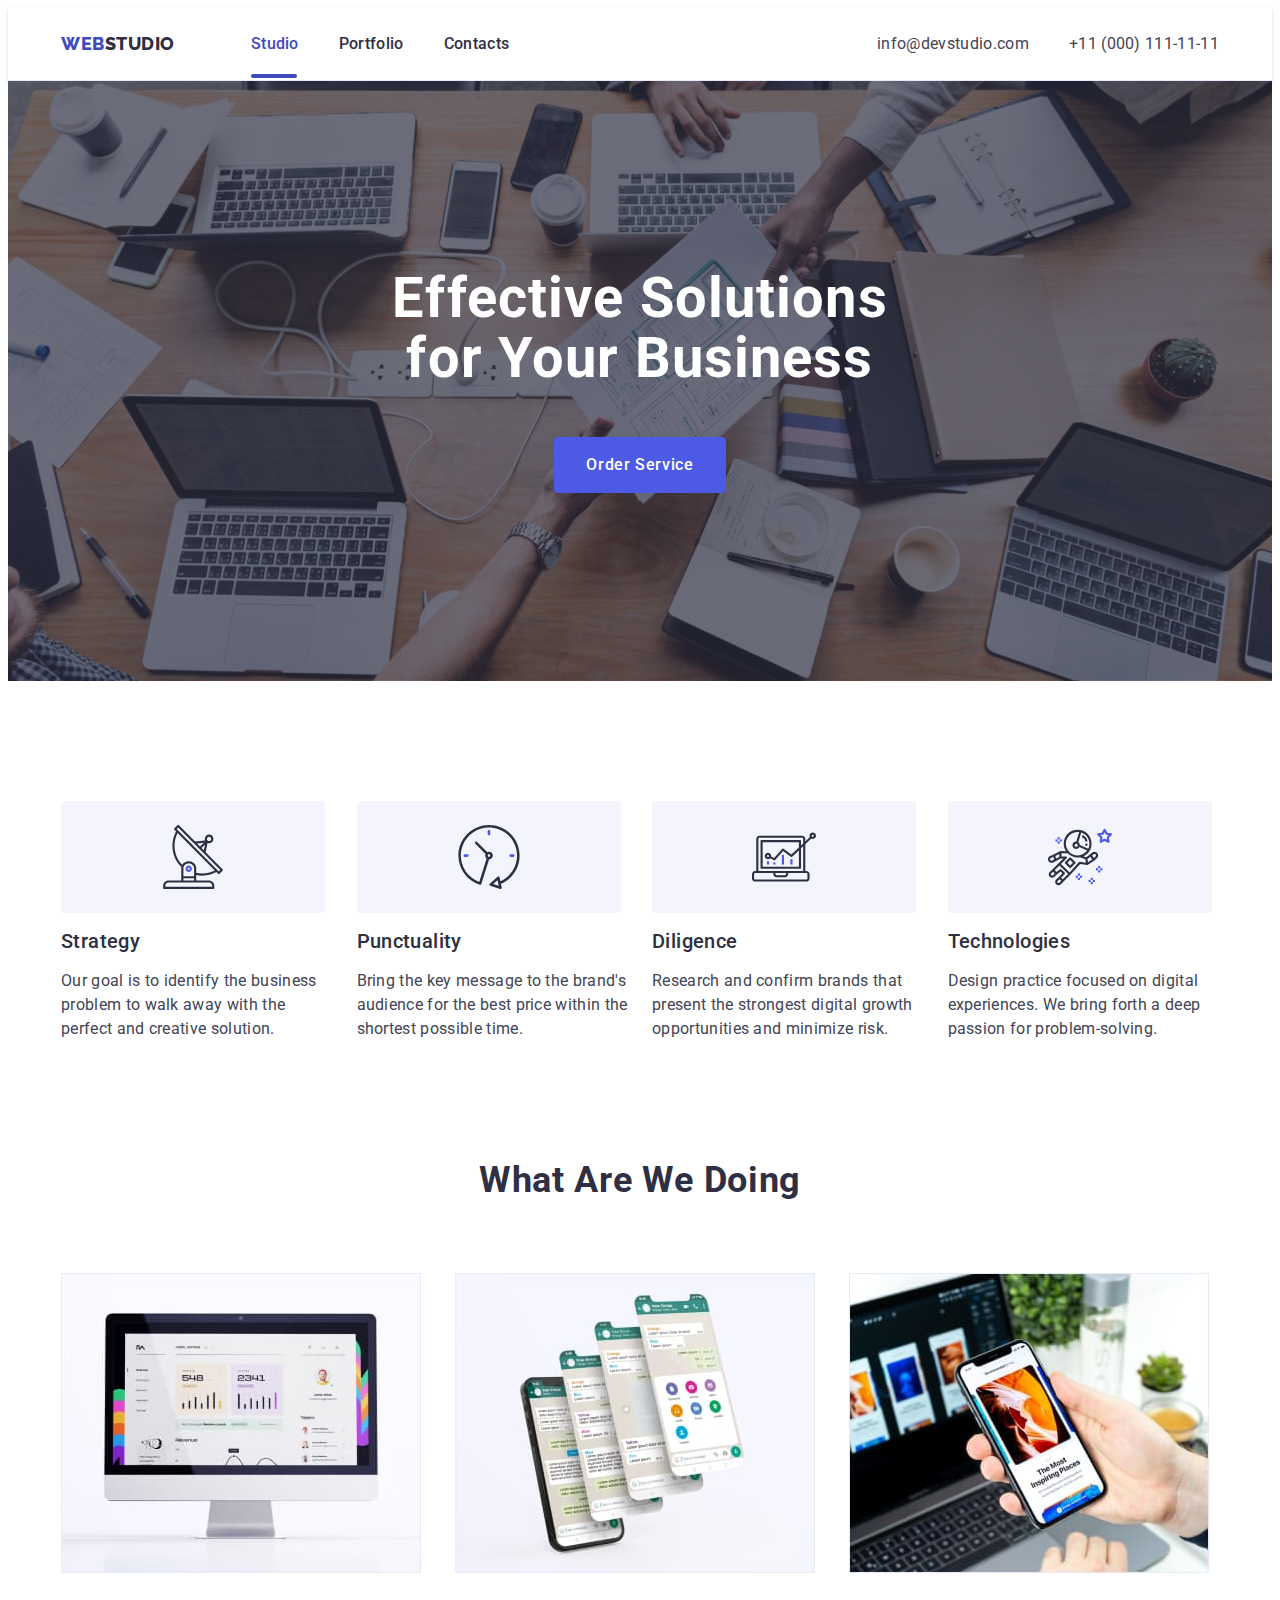
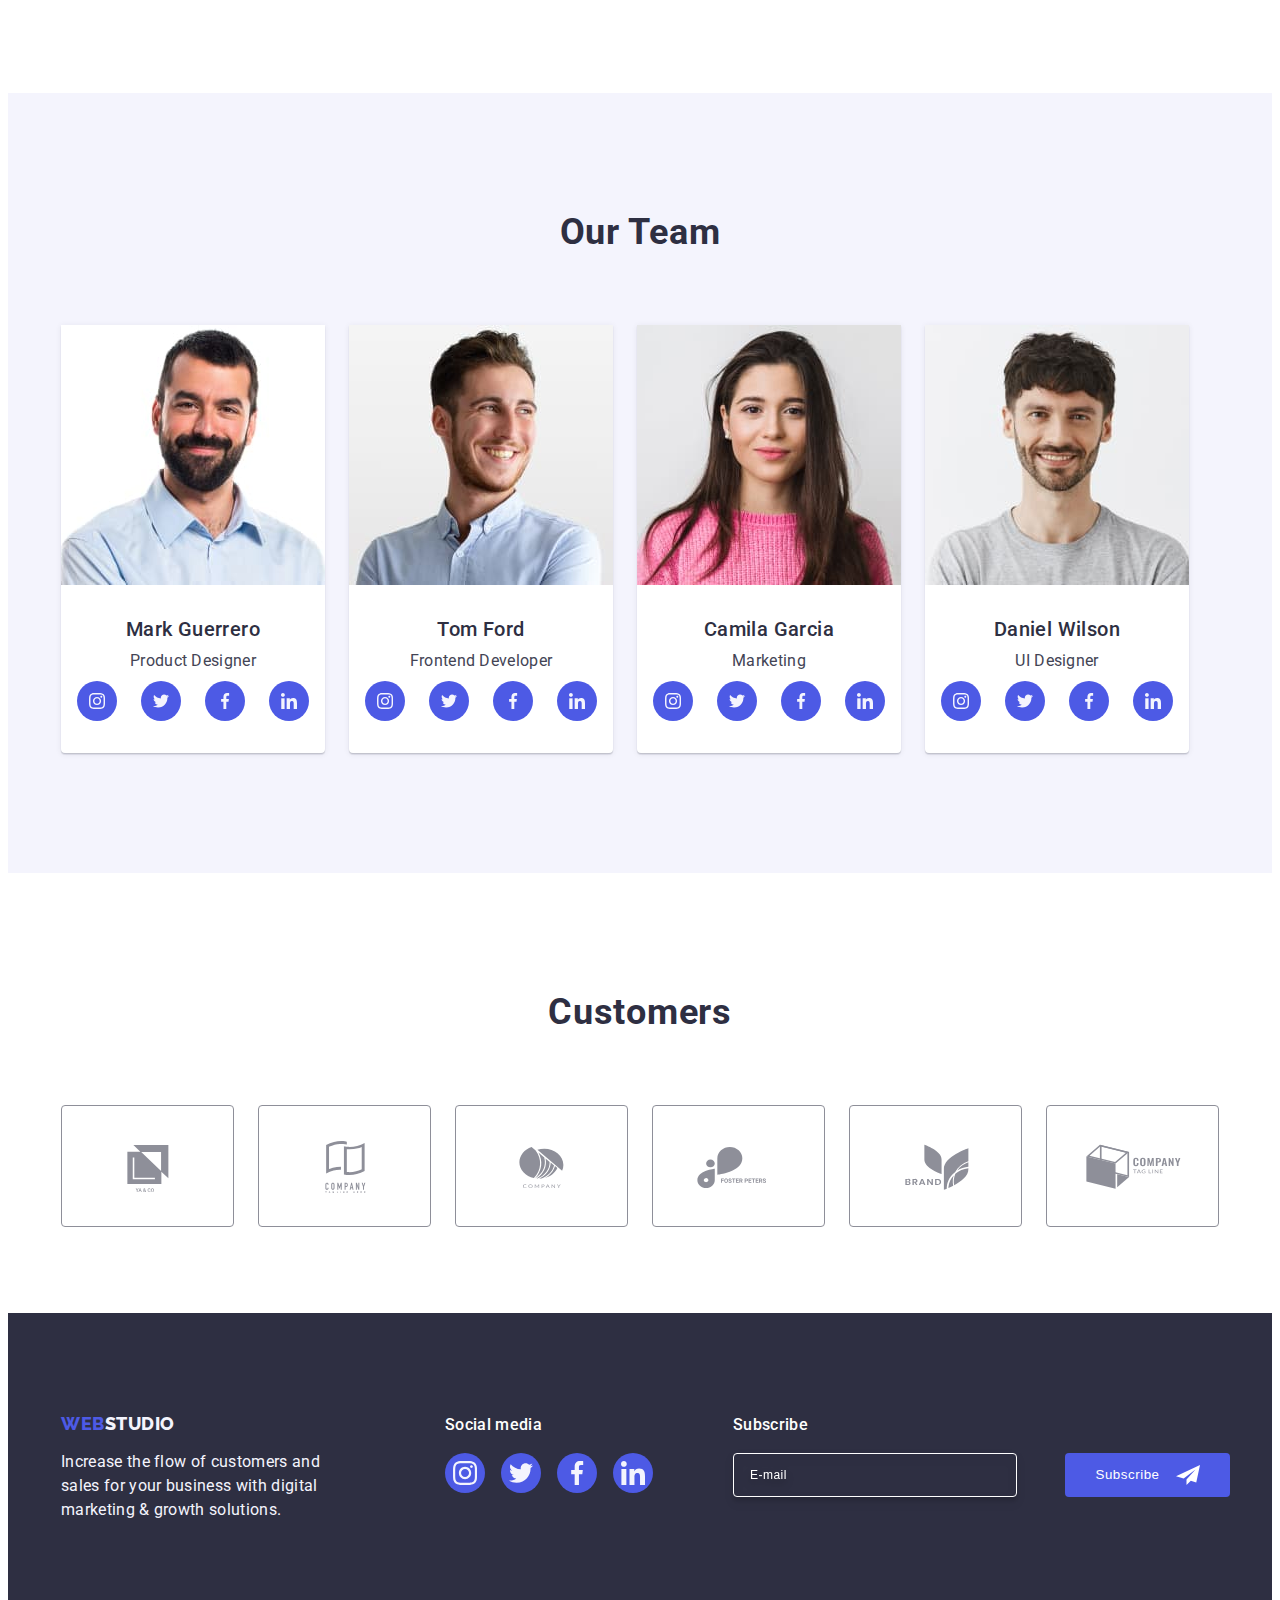
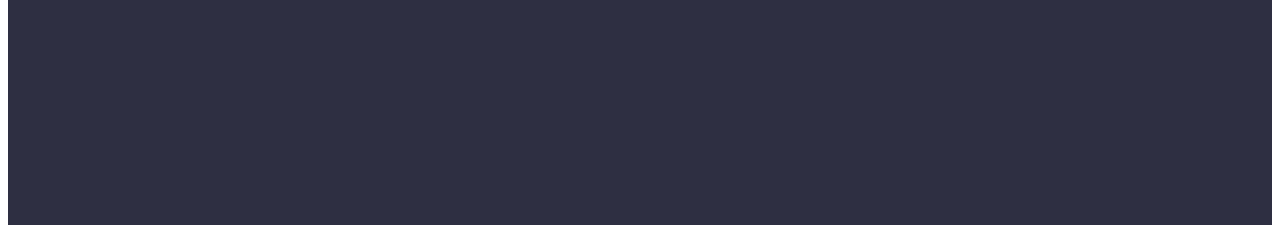
<file: index.html>
<!DOCTYPE html>
<html lang="en">
<head>
   <meta charset="UTF-8">
   <meta name="viewport" content="width=device-width, initial-scale=1.0">
   <link rel="preconnect" href="https://fonts.googleapis.com">
   <link rel="preconnect" href="https://fonts.gstatic.com" crossorigin>
   <link href="https://fonts.googleapis.com/css2?family=Raleway:wght@800&family=Roboto:wght@400;500;700;900&display=swap" rel="stylesheet">
   <link rel="stylesheet" href="https://cdnjs.cloudflare.com/ajax/libs/modern-normalize/2.0.0/modern-normalize.min.css" integrity="sha512-4xo8blKMVCiXpTaLzQSLSw3KFOVPWhm/TRtuPVc4WG6kUgjH6J03IBuG7JZPkcWMxJ5huwaBpOpnwYElP/m6wg==" crossorigin="anonymous" referrerpolicy="no-referrer" />
   <link rel="stylesheet" href="./css/styles.css">
   <title>WebStudio</title>
</head>
<body>
   <header class="header">
         <div class="container">
            <nav class="header__nav">
               <a class="link" href="./index.html">Web<span>Studio</span></a>
               <ul class="list">
                  <li class="list__block link">
                     <a class="rows link current-index" href="./index.html">Studio</a>
                  </li>
                  <li class="list__block link">
                     <a class="rows link" href="./portfolio.html">Portfolio</a>
                  </li>
                  <li class="list__block link">
                     <a class="rows link" href="">Contacts</a>
                  </li>
               </ul>
            </nav>
            <address class="header__contacts">
               <ul class="list">
                  <li class="list padding">
                     <a class="list link" href="mailto:info@devstudio.com">info@devstudio.com</a>
                  </li>
                  <li class="list padding">
                     <a class="list link" href="tel:+110001111111">+11 (000) 111-11-11</a>
                  </li>
               </ul>
            </address>
         </div>
   </header>
   <main>
      <section class="section main">
            <div class="container">
               <h1 class="main__title">Effective Solutions
                  for Your Business</h1>
               <button type="button" class="main__button" data-modal-open>Order Service</button>
            </div>
      </section>

      <section class="section list">
         <div class="container">
            <h2 class="visually-hidden">a</h2>
            <ul class="list">
               <li class="list item">
                  <div class="list-logo">
                     <svg width="64" height="64" class="icon icon-antenna"><use href="./images/icons.svg#icon-antenna"></use></svg>
                  </div>
                  <h3 class="list__title">Strategy</h3>
                  <p class="list__descr">Our goal is to identify the business
                     problem to walk away with the perfect and creative solution. </p>
               </li>
               <li class="list item">
                  <div class="list-logo">
                     <svg width="64" height="64" class="icon icon-clock"><use href="./images/icons.svg#icon-clock"></use></svg>
                  </div>
                  <h3 class="list__title">Punctuality</h3>
                  <p class="list__descr">Bring the key message to the brand's audience for the best price within the shortest possible time.</p>
               </li>
               <li class="list item">
                  <div class="list-logo">
                     <svg width="64" height="64" class="icon icon-diagram"><use href="./images/icons.svg#icon-diagram"></use></svg>
                  </div>
                  <h3 class="list__title">Diligence</h3>
                  <p class="list__descr">Research and confirm brands that present the strongest digital growth opportunities and minimize risk.</p>
               </li>
               <li class="list item">
                  <div class="list-logo">
                     <svg width="64" height="64" class="icon icon-astronaut"><use href="./images/icons.svg#icon-astronaut"></use></svg>
                  </div>
                  <h3 class="list__title">Technologies</h3>
                  <p class="list__descr">Design practice focused on digital experiences. We bring forth a deep passion for problem-solving.</p>
               </li>
            </ul>
         </div>
      </section>

      <section class="section what">
            <div class="container">
                  <h2 class="what__title">What are we doing</h2>
                  <ul class="list">
                  <li class="list what">
                     <img width="360" src="./images/what/img_1.jpg" alt="PC" class="what__picture">
                  </li>
                  <li class="list what">
                     <img width="360" src="./images/what/img_2.jpg" alt="Mobile" class="what__picture">
                  </li>
                  <li class="list what">
                     <img width="360" src="./images/what/img_3.jpg" alt="Mobile in hand" class="what__picture">
                  </li>
               </ul>
            </div>
      </section>

      <section class="section team">
            <div class="container">
               <h2 class="team__title">Our Team</h2>
               <ul class="list">
                  <li class="team__item">
                     <img width="264" src="./images/team/mark.jpg" alt="Mark">
                     <div class="team__subitem">
                        <h3 class="list__title">Mark Guerrero</h3>
                        <p class="list__descr team-descr">Product Designer</p>
                        <ul class="team-icons">
                           <li class="team-icons svg">
                              <a href="" class="team-icons svg-link team">
                                 <svg width="16" height="16" class="icon icon"><use href="./images/icons.svg#icon-instagram"></use></svg>
                              </a>
                              
                           </li>
                           <li class="team-icons svg">
                              <a href="" class="team-icons svg-link team">
                                 <svg width="16" height="16" class="icon icon"><use href="./images/icons.svg#icon-twitter"></use></svg>
                              </a>
                           </li>
                           <li class="team-icons svg">
                              <a href="" class="team-icons svg-link team">
                                 <svg width="16" height="16" class="icon icon"><use href="./images/icons.svg#icon-facebook"></use></svg>
                              </a>
                              
                           </li>
                           <li class="team-icons svg">
                              <a href="" class="team-icons svg-link team">
                                 <svg width="16" height="16" class="icon icon"><use href="./images/icons.svg#icon-linkedin"></use></svg>
                              </a>
                              
                           </li>
                        </ul>
                     </div> 
                  </li>
                  <li class="team__item">
                     <img width="264" src="./images/team/tom.jpg" alt="Tom">
                     <div class="team__subitem">
                        <h3 class="list__title">Tom Ford</h3>
                        <p class="list__descr team-descr">Frontend Developer</p>
                        <ul class="team-icons">
                           <li class="team-icons svg">
                              <a href="" class="team-icons svg-link team">
                                 <svg width="16" height="16" class="icon icon"><use href="./images/icons.svg#icon-instagram"></use></svg>
                              </a>
                              
                           </li>
                           <li class="team-icons svg">
                              <a href="" class="team-icons svg-link team">
                                 <svg width="16" height="16" class="icon icon"><use href="./images/icons.svg#icon-twitter"></use></svg>
                              </a>
                              
                           </li>
                           <li class="team-icons svg">
                              <a href="" class="team-icons svg-link team">
                                 <svg width="16" height="16" class="icon icon"><use href="./images/icons.svg#icon-facebook"></use></svg>
                              </a>
                              
                           </li>
                           <li class="team-icons svg">
                              <a href="" class="team-icons svg-link team">
                                 <svg width="16" height="16" class="icon icon"><use href="./images/icons.svg#icon-linkedin"></use></svg>
                              </a>
                              
                           </li>
                        </ul> 
                     </div>
                  </li>
                  <li class="team__item">
                     <img width="264" src="./images/team/camila.jpg" alt="Camila">
                     <div class="team__subitem">
                        <h3 class="list__title">Camila Garcia</h3>
                        <p class="list__descr team-descr">Marketing</p>
                        <ul class="team-icons">
                           <li class="team-icons svg">
                              <a href="" class="team-icons svg-link team">
                                 <svg width="16" height="16" class="icon icon"><use href="./images/icons.svg#icon-instagram"></use></svg>
                              </a>
                              
                           </li>
                           <li class="team-icons svg">
                              <a href="" class="team-icons svg-link team">
                                 <svg width="16" height="16" class="icon icon"><use href="./images/icons.svg#icon-twitter"></use></svg>
                              </a>
                              
                           </li>
                           <li class="team-icons svg">
                              <a href="" class="team-icons svg-link team">
                                 <svg width="16" height="16" class="icon icon"><use href="./images/icons.svg#icon-facebook"></use></svg>
                              </a>
                              
                           </li>
                           <li class="team-icons svg">
                              <a href="" class="team-icons svg-link team">
                                 <svg width="16" height="16" class="icon icon"><use href="./images/icons.svg#icon-linkedin"></use></svg>
                              </a>
                              
                           </li>
                        </ul> 
                     </div>
                  </li>
                  <li class="team__item">
                     <img width="264" src="./images/team/daniel.jpg" alt="Daniel">
                     <div class="team__subitem">
                        <h3 class="list__title">Daniel Wilson</h3>
                        <p class="list__descr team-descr">UI Designer</p>
                        <ul class="team-icons">
                           <li class="team-icons svg">
                              <a href="" class="team-icons svg-link team">
                                 <svg width="16" height="16" class="icon icon"><use href="./images/icons.svg#icon-instagram"></use></svg>
                              </a>
                              
                           </li>
                           <li class="team-icons svg">
                              <a href="" class="team-icons svg-link team">
                                 <svg width="16" height="16" class="icon icon"><use href="./images/icons.svg#icon-twitter"></use></svg>
                              </a>
                              
                           </li>
                           <li class="team-icons svg">
                              <a href="" class="team-icons svg-link team">
                                 <svg width="16" height="16" class="icon icon"><use href="./images/icons.svg#icon-facebook"></use></svg>
                              </a>
                              
                           </li>
                           <li class="team-icons svg">
                              <a href="" class="team-icons svg-link team">
                                 <svg width="16" height="16" class="icon icon"><use href="./images/icons.svg#icon-linkedin"></use></svg>
                              </a>
                              
                           </li>
                        </ul>
                     </div> 
                  </li>
               </ul>
            </div>
      </section>

      <section class="section customers">
         <div class="container">
            <h2 class="customers-title">Customers</h2>
            <ul class="customers-list">
               <li class="customers-item">
                  <a href="" class="customers-item site">
                     <svg width="104" height="56" class="customers-icon">
                        <use href="./images/icons.svg#icon-customers-0"></use>
                     </svg>
                  </a>
               </li>
               <li class="customers-item">
                  <a href="" class="customers-item site">
                     <svg width="104" height="56" class="customers-icon">
                        <use href="./images/icons.svg#icon-customers-1"></use>
                     </svg>
                  </a>
               </li>
               <li class="customers-item">
                  <a href="" class="customers-item site">
                     <svg width="104" height="56" class="customers-icon">
                        <use href="./images/icons.svg#icon-customers-2"></use></svg>
                  </a>
               </li>
               <li class="customers-item">
                  <a href="" class="customers-item site">
                     <svg width="104" height="56" class="customers-icon">
                        <use href="./images/icons.svg#icon-customers-3"></use></svg>
                  </a>
               </li>
               <li class="customers-item">
                  <a href="" class="customers-item site">
                     <svg width="104" height="56" class="customers-icon">
                        <use href="./images/icons.svg#icon-customers-4"></use></svg>
                  </a>
               </li>
               <li class="customers-item">
                  <a href="" class="customers-item site">
                     <svg width="104" height="56" class="customers-icon">
                        <use href="./images/icons.svg#icon-customers-5"></use></svg>
                  </a>
               </li>
            </ul>
         </div>
      </section>
   </main>

   <footer class="footer">
         <div class="container footer-box">
                  <div class="footer-title">
                     <a class="footer__link link" href="./index.html">Web<span class="link__span">Studio</span></a>
                     <p class="footer__descr">Increase the flow of customers and sales for your business with digital marketing & growth solutions.</p>
                  </div>
                  <div class="social-links-box">
                        <p class="links-title">Social media</p>
                     <ul class="list-box">
                        <li class="team-icons svg">
                           <a href="" class="team-icons svg-link">
                              <svg width="24" height="24" class="icon icon-footer"><use href="./images/icons.svg#icon-instagram"></use></svg>
                           </a>
                        </li>
                        <li class="team-icons svg">
                           <a href="" class="team-icons svg-link">
                              <svg width="24" height="24" class="icon icon-footer"><use href="./images/icons.svg#icon-twitter"></use></svg>
                           </a>
                        </li>
                        <li class="team-icons svg">
                           <a href="" class="team-icons svg-link">
                              <svg width="24" height="24" class="icon icon-footer"><use href="./images/icons.svg#icon-facebook"></use></svg>
                           </a>
                        </li>
                        <li class="team-icons svg">
                           <a href="" class="team-icons svg-link">
                              <svg width="24" height="24" class="icon icon-footer"><use href="./images/icons.svg#icon-linkedin"></use></svg>
                           </a>
                        </li>
                        </ul>
                  </div>
                  <div class="footer-subscribe">
                     <p class="form-title">Subscribe</p>
                     <form name="subscribe" class="form-subscribe">
                        <label class="label-footer">
                           <input type="email" name="email" class="input-subscribe" placeholder="E-mail">
                        </label>
                        <button class="subscribe-btn" type="submit">
                           Subscribe
                           <svg width="24" height="24" class="icon-telegram"><use href="./images/icons.svg#icon-telegram"></use></svg>
                        </button>
                     </form>
                  </div>
         </div>
   </footer>
   <div class="modal is-hidden" data-modal>
      <div class="modal-open">
         <button type="button" class="close-modal" data-modal-close>
            <svg width="8" height="8" class="icon-close-modal">
                  <use href="./images/icons.svg#icon-icon-close"></use>
            </svg>
         </button>
         <p class="modal-title">Leave your contacts and we will call you back</p>
         <form class="modal-form">
            <div class="modal-form-box">
               <label for="user-name" class="modal-label text-modal">Name</label>
               <div class="input-box">
                  <input type="text" id="user-name" class="modal-input" name="user-name">
                  <svg width="18" height="24" class="icon icon-modal"><use href="./images/icons.svg#icon-modal-name"></use></svg>
               </div>
            </div>
            <div class="modal-form-box">
               <label for="user-phone" class="modal-label text-modal">Phone</label>
                  <div class="input-box">
                  <input type="tel" id="user-phone" class="modal-input" name="user-name">
               <svg width="18" height="24" class="icon icon-modal"><use href="./images/icons.svg#icon-modal-phone"></use></svg>
               </div>
            </div>
            <div class="modal-form-box">
               <label for="user-email" class="modal-label text-modal">Email</label>
               <div class="input-box">
                  <input type="email" id="user-email" class="modal-input" name="user-email">
                  <svg width="18" height="24" class="icon icon-modal"><use href="./images/icons.svg#icon-modal-email"></use></svg>
               </div>
            </div>
            <div class="modal-form-textarea">
               <label for="user-comment" class="modal-label text-modal">Comment</label>
                  <textarea placeholder="Text input" rows="3" id="user-comment" class="modal-textarea text-modal-area" name="user-comment"></textarea>
            </div>
            <div class="box-privacy-policy">
               <input type="checkbox" class="checkbox visually-hidden" id="user-privacy" value="true" name="user-privacy">
               <label for="user-privacy" class="text-modal">
                  <span class="span-checkbox-icon">
                     <svg width="10" height="8" class="icon icon-icon-checkmark"><use href="./images/icons.svg#icon-icon-checkmark"></use></svg>
                  </span>
                  I accept the terms and conditions of the 
                  <a href="" class="link-privacy-policy">Privacy Policy</a>
               </label>
            </div>
            <button class="main__button btn-text" type="submit">Send</button>
         </form>
      </div>
   </div>
   <script src="./js/modal.js"></script>
</body>
</html>
</file>
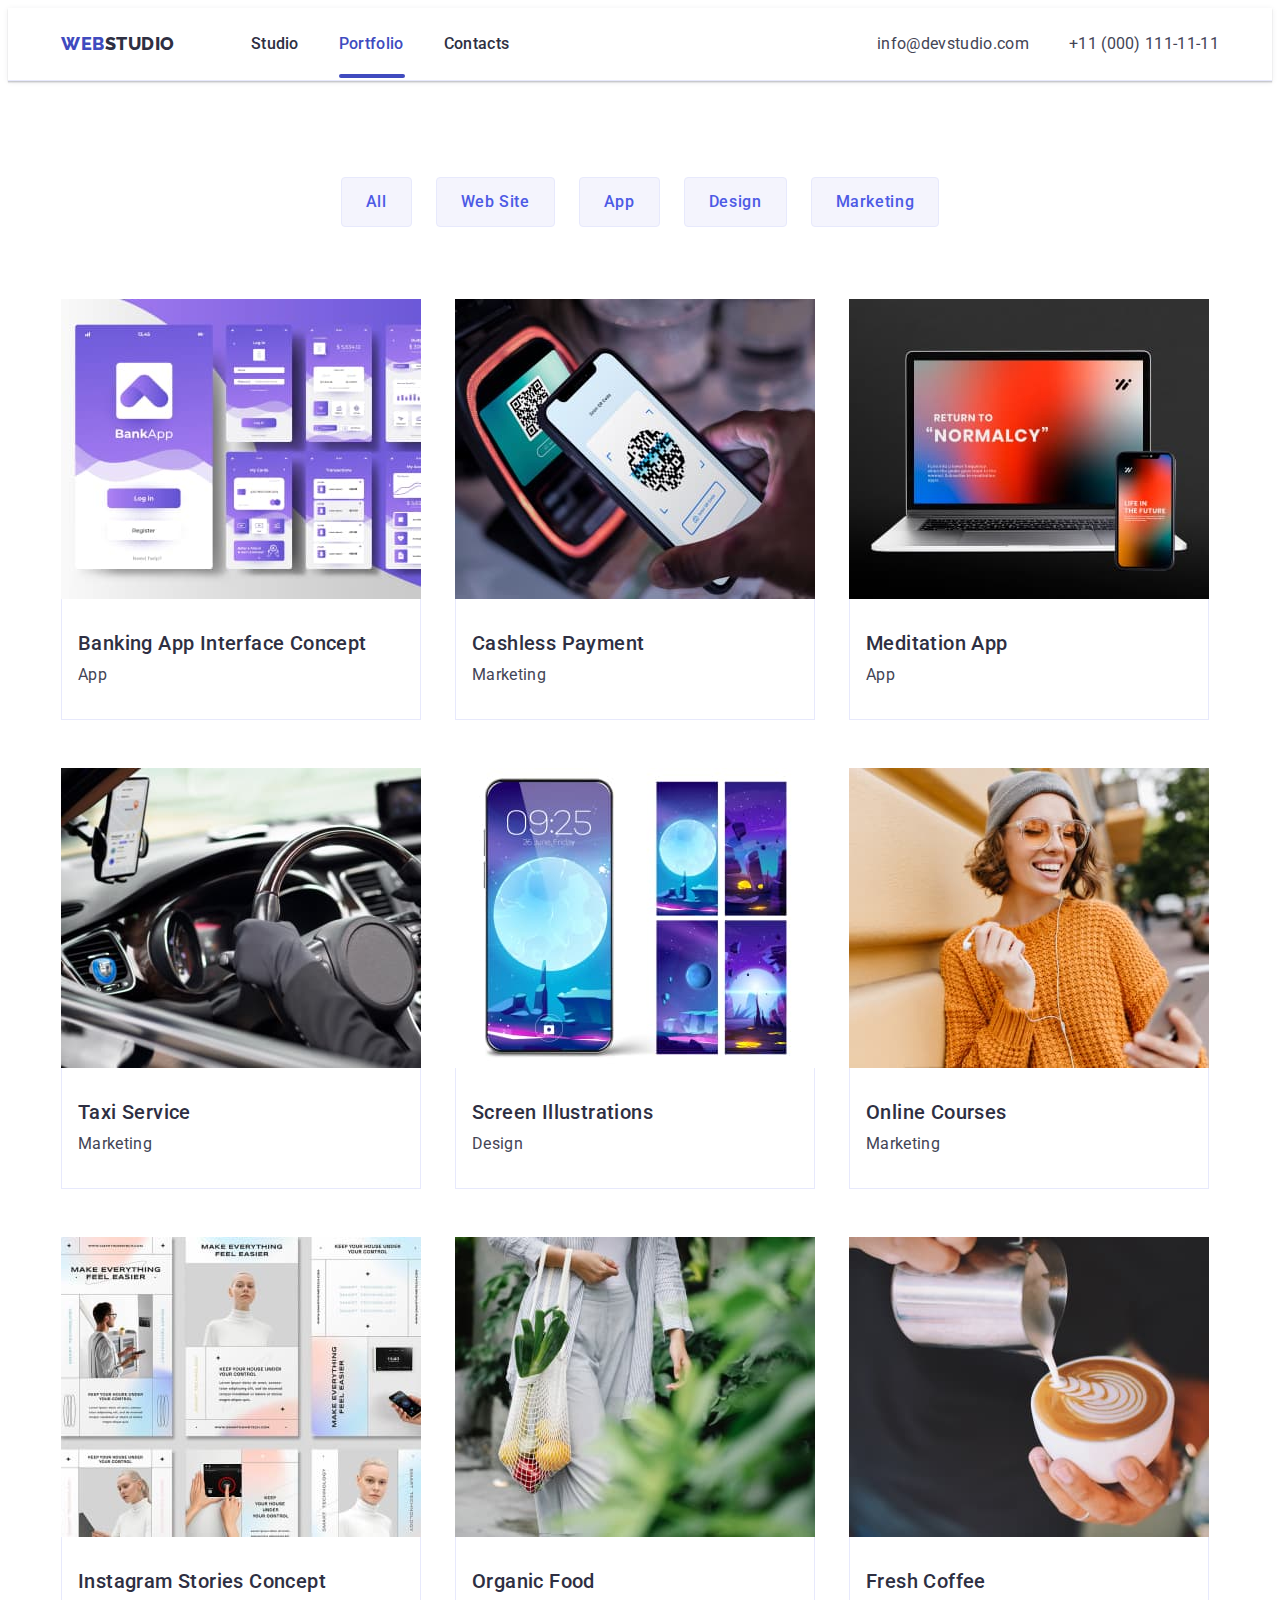
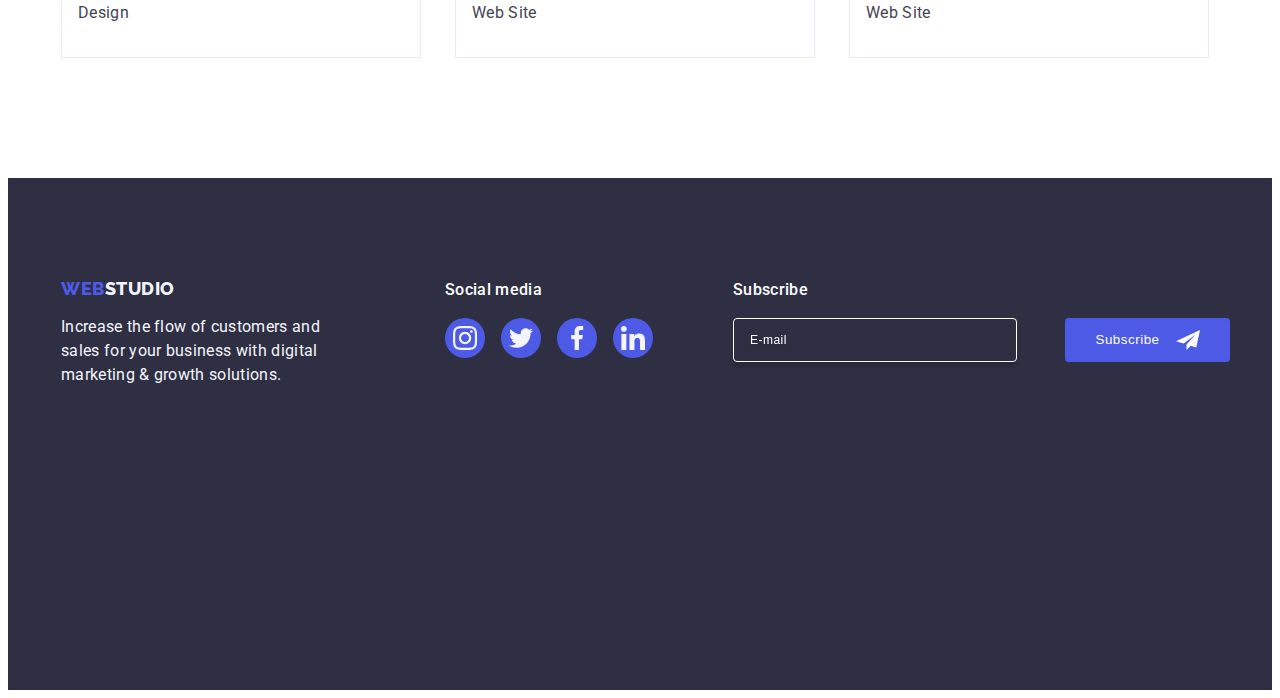
<file: portfolio.html>
<!DOCTYPE html>
<html lang="en">
<head>
   <meta charset="UTF-8">
   <meta name="viewport" content="width=device-width, initial-scale=1.0">
   <link rel="preconnect" href="https://fonts.googleapis.com">
   <link rel="preconnect" href="https://fonts.gstatic.com" crossorigin>
   <link href="https://fonts.googleapis.com/css2?family=Raleway:wght@800&family=Roboto:wght@400;500;700;900&display=swap" rel="stylesheet">
   <link rel="stylesheet" href="https://cdnjs.cloudflare.com/ajax/libs/modern-normalize/2.0.0/modern-normalize.min.css" integrity="sha512-4xo8blKMVCiXpTaLzQSLSw3KFOVPWhm/TRtuPVc4WG6kUgjH6J03IBuG7JZPkcWMxJ5huwaBpOpnwYElP/m6wg==" crossorigin="anonymous" referrerpolicy="no-referrer" />
   <link rel="stylesheet" href="./css/styles.css">
   <title>Portfolio</title>
</head>
<body>
   <header class="header">
      <div class="container">
         <nav class="header__nav">
            <a href="./portfolio.html" class="link">Web<span class="header__span">Studio</span></a>
            <ul class="list">
               <li class="list__block link">
                  <a href="./index.html" class="rows link">Studio</a>
               </li>
               <li class="list__block link">
                  <a href="./portfolio.html" class="rows link current-portfolio">Portfolio</a>
               </li>
               <li class="list__block link">
                  <a href="" class="rows link">Contacts</a>
               </li>
            </ul>
         </nav>
         <address class="header__contacts">
            <ul class="list">
               <li>
                  <a class="list link" href="mailto:info@devstudio.com">info@devstudio.com</a>
               </li>
               <li>
                  <a class="list link" href="tel:+110001111111">+11 (000) 111-11-11</a>
               </li>
            </ul>
         </address>
      </div>
   </header>
   <main>
      <section class="section categories">
         <div class="container">
            <h1 class="visually-hidden">abc</h1>
            <ul class="list first">
               <li>
                  <button class="categories__btn" type="button">All</button>
               </li>
               <li>
                  <button class="categories__btn" type="button">Web Site</button>
               </li>
               <li>
                  <button class="categories__btn" type="button">App</button>
               </li>
               <li>
                  <button class="categories__btn" type="button">Design</button>
               </li>
               <li>
                  <button class="categories__btn" type="button">Marketing</button>
               </li>
            </ul>
            <ul class="list second">
               <li class="list width">
                  <a class="link second-link" href="">
                     <div class="box-overlay">
                        <img width="360" height="300" src="./images/portfolio/img1.jpg" alt="Banking App Interface Concept">
                        <p class="paragraph overlay">14 Stylish and User-Friendly App Design Concepts · Task Manager App · Calorie Tracker App · Exotic Fruit Ecommerce App · Cloud Storage App</p>
                     </div>
                     <div class="link__border">
                        <h2 class="link__title">Banking App Interface Concept</h2>
                        <p class="link__descr">App</p>
                     </div>
                  </a>
               </li>
               <li class="list width">
                  <a href="" class="link second-link">
                     <div class="box-overlay">
                        <img width="360" height="300" src="./images/portfolio/img2.jpg" alt="Cashless Payment">
                        <p class="paragraph overlay">14 Stylish and User-Friendly App Design Concepts · Task Manager App · Calorie Tracker App · Exotic Fruit Ecommerce App · Cloud Storage App</p>
                     </div>
                     <div class="link__border">
                        <h2 class="link__title">Cashless Payment</h2>
                     <p class="link__descr">Marketing</p>
                     </div>
                  </a>
               </li>
               <li class="list width">
                  <a href="" class="link second-link">
                     <div class="box-overlay">
                        <img width="360" height="300" src="./images/portfolio/img3.jpg" alt="Meditation App">
                        <p class="paragraph overlay">14 Stylish and User-Friendly App Design Concepts · Task Manager App · Calorie Tracker App · Exotic Fruit Ecommerce App · Cloud Storage App</p>
                     </div>
                     <div class="link__border">
                        <h2 class="link__title">Meditation App</h2>
                     <p class="link__descr">App</p>
                     </div>
                  </a>
               </li>
               <li class="list width">
                  <a href="" class="link second-link">
                     <div class="box-overlay">
                        <img width="360" height="300" src="./images/portfolio/img4.jpg" alt="Taxi Service">
                        <p class="paragraph overlay">14 Stylish and User-Friendly App Design Concepts · Task Manager App · Calorie Tracker App · Exotic Fruit Ecommerce App · Cloud Storage App</p>
                     </div>
                     <div class="link__border">
                        <h2 class="link__title">Taxi Service</h2>
                     <p class="link__descr">Marketing</p>
                     </div>
                  </a>
               </li>
               <li class="list width">
                  <a href="" class="link second-link">
                     <div class="box-overlay">
                        <img width="360" height="300" src="./images/portfolio/img5.jpg" alt="Screen Illustrations">
                        <p class="paragraph overlay">14 Stylish and User-Friendly App Design Concepts · Task Manager App · Calorie Tracker App · Exotic Fruit Ecommerce App · Cloud Storage App</p>
                     </div>
                     <div class="link__border">
                        <h2 class="link__title">Screen Illustrations</h2>
                     <p class="link__descr">Design</p>
                     </div>
                  </a>
               </li>
               <li class="list width">
                  <a href="" class="link second-link">
                     <div class="box-overlay">
                        <img width="360" height="300" src="./images/portfolio/img6.jpg" alt="Online Courses">
                        <p class="paragraph overlay">14 Stylish and User-Friendly App Design Concepts · Task Manager App · Calorie Tracker App · Exotic Fruit Ecommerce App · Cloud Storage App</p>
                     </div>
                     <div class="link__border">
                        <h2 class="link__title">Online Courses</h2>
                     <p class="link__descr">Marketing</p>
                     </div>
                  </a>
               </li>
               <li class="list width">
                  <a class="link second-link" href="">
                     <div class="box-overlay">
                        <img width="360" height="300" src="./images/portfolio/img7.jpg" alt="Instagram Stories Concept">
                        <p class="paragraph overlay">14 Stylish and User-Friendly App Design Concepts · Task Manager App · Calorie Tracker App · Exotic Fruit Ecommerce App · Cloud Storage App</p>
                     </div>
                     <div class="link__border">
                        <h2 class="link__title">Instagram Stories Concept</h2>
                     <p class="link__descr">Design</p>
                     </div>
                  </a>
               </li>
               <li class="list width">
                  <a class="link second-link" href="">
                     <div class="box-overlay">
                        <img width="360" height="300" src="./images/portfolio/img8.jpg" alt="Organic Food">
                        <p class="paragraph overlay">14 Stylish and User-Friendly App Design Concepts · Task Manager App · Calorie Tracker App · Exotic Fruit Ecommerce App · Cloud Storage App</p>
                     </div>
                     <div class="link__border">
                        <h2 class="link__title">Organic Food</h2>
                        <p class="link__descr">Web Site</p>
                     </div>
                  </a>
               </li>
               <li class="list width">
                  <a class="link second-link" href="">
                     <div class="box-overlay">
                        <img width="360" height="300" src="./images/portfolio/img9.jpg" alt="Fresh Coffee">
                        <p class="paragraph overlay">14 Stylish and User-Friendly App Design Concepts · Task Manager App · Calorie Tracker App · Exotic Fruit Ecommerce App · Cloud Storage App</p>
                     </div>
                     <div class="link__border">
                        <h2 class="link__title">Fresh Coffee</h2>
                     <p class="link__descr">Web Site</p>
                     </div>
                  </a>
               </li>
            </ul>
         </div>
      </section>
   </main>
   <footer class="footer">
      <div class="container footer-box">
         <div class="footer-title">
            <a href="./portfolio.html" class="footer__link link">Web<span class="link__span">Studio</span></a>
            <p class="footer__descr">Increase the flow of customers and sales for your business with digital marketing & growth solutions.</p>
         </div>
         <div class="social-links-box">
            <p class="links-title">Social media</p>
         <ul class="list-box">
            <li class="team-icons svg">
               <a href="" class="team-icons svg-link">
                  <svg width="24" height="24" class="icon icon-footer"><use href="./images/icons.svg#icon-instagram"></use></svg>
               </a>
            </li>
            <li class="team-icons svg">
               <a href="" class="team-icons svg-link">
                  <svg width="24" height="24" class="icon icon-footer"><use href="./images/icons.svg#icon-twitter"></use></svg>
               </a>
            </li>
            <li class="team-icons svg">
               <a href="" class="team-icons svg-link">
                  <svg width="24" height="24" class="icon icon-footer"><use href="./images/icons.svg#icon-facebook"></use></svg>
               </a>
            </li>
            <li class="team-icons svg">
               <a href="" class="team-icons svg-link">
                  <svg width="24" height="24" class="icon icon-footer"><use href="./images/icons.svg#icon-linkedin"></use></svg>
               </a>
            </li>
            </ul>
      </div>
      <div class="footer-subscribe">
         <p class="form-title">Subscribe</p>
         <form name="subscribe" class="form-subscribe">
            <label class="label-footer">
               <input type="email" name="email" class="input-subscribe" placeholder="E-mail">
            </label>
            <button class="subscribe-btn" type="submit">
               Subscribe
               <svg width="24" height="24" class="icon-telegram"><use href="./images/icons.svg#icon-telegram"></use></svg>
            </button>
         </form>
      </div>
      </div>
   </footer>
   <script src="./js/modal.js"></script>
</body>
</html>
</file>
<file: css/styles.css>
.container {
   width: 1158px;
   margin: 0 auto;
   padding: 0 15px;
}
:root {
   --cloud: #f4f4fd;
   --cornflower: #e7e9fc;
   --iris: #4d5ae5;
   --navyblue: #2E2F42;
   --ocean: #404BBF;
   --slate: #434455;
   --white: #FFFFFF;
   --lightslate: #8E8F99;
   --green: #31d0aa;
   --navyblue-modal: rgba(46, 47, 66, 0.40);
}
h1, h2, h3, h4, h5, h6 {
   margin: 0;
}
p {
   margin: 0;
}
ul {
   margin: 0;
   padding-left: 0;
}

img {
   display: block;
   max-width: 100%;
}

.visually-hidden {
   position: absolute;
   width: 1px;
   height: 1px;
   margin: -1px;
   border: 0;
   padding: 0;
   white-space: nowrap;
   clip-path: inset(100%);
   clip: rect(0 0 0 0);
   overflow: hidden;
   }
body {
   font-family: "Roboto", sans-serif;
   list-style-type: none;
   color: var(--slate);
   background-color: var(--white);
}
.header {
   border-bottom: 1px solid var(--cornflower);
   box-shadow: 0px 2px 1px rgba(46, 47, 66, 0.08), 0px 1px 1px rgba(46, 47, 66, 0.16), 0px 1px 6px rgba(46, 47, 66, 0.08);
}

.header .container {
   display: flex;
   justify-content: space-between;
   align-items: center;
   margin-right: 332px;
   margin: 0 auto;
   padding: 0 15px;
   
}
.header__contacts {
}

.header__nav .list {
   list-style-type: none;
   display: flex;
   justify-content: space-between;
   align-items: center;
   gap: 40px; 
   position: relative;
}

.header__nav {
   display: flex;
   justify-content: space-between;
   align-items: center;
   /* gap: 76px; */
}

.header__contacts .list {
   display: flex;
   justify-content: space-between;
   transition: color 250ms cubic-bezier(0.4, 0, 0.2, 1);
   gap: 40px;
}
.header__nav .link {
   margin-right: 76px;
   position: relative;
   color: #404bbf;
}
.list__block.link {
   margin-right: 0;
   padding-top: 24px;
   padding-bottom: 24px;
}

.link__s {
   margin-right: 0;
}
.link__rows a:hover {
   color: var(--ocean);
}
.link__rows a:focus {
   color: var(--ocean);
}
.rows.link {
   margin-right: 0;
   color:  #404bbf;
   transition: color 250ms cubic-bezier(0.4, 0, 0.2, 1);
   /* padding: 24px 0; */
}

.section.list {
   padding: 120px 0;
}
.link {
   text-transform: uppercase;
   text-decoration: none;
   font-weight: 800;
   color: var(--navyblue);
   line-height: 1.17;
   line-height: 0.03em;
   font-size: 18px;
   font-family: "Raleway", sans-serif;
}
.link span {
   color: var(--iris);
}

.header__categories {
   list-style-type: none;

}
.header__contacts {
   font-style: normal;
   display: flex;
   align-items: center;
}
/* .section.main .container {
   height: 600px;
   padding: 188px 0;
   max-width: 1440px;
   background-repeat: no-repeat;
   background-position: center;
   background-size: cover;
   margin: 0 auto;
} */

.list a {
   color: var(--slate);
}
.link__rows.link {
   color: var(--navyblue);
   font-size: 16px;
   letter-spacing: 0.32px;
   font-weight: 500;
}
.header__categories a {
}

.list.link {
   font-family: "Roboto", sans-serif;
   font-size: 16px;
   line-height: 1.5;
   letter-spacing: 0.02em;
   font-style: normal;
   list-style-type: none;
   list-style: none; 
   text-transform: none;
   font-weight: 400;
}
.list.link a {
   font-size: 16px;
   line-height: 1.5;
   letter-spacing: 0.02em;
}
.list a {
   text-decoration: none;
   letter-spacing: 0.32px;
}
.section.main {
   padding: 188px 0px;
   background-image: linear-gradient(rgba(46, 47, 66, 0.7), rgba(46, 47, 66, 0.7)),
      url(../images/main_bg.jpg);
   background-repeat: no-repeat;
   background-position: center;
   background-size: cover;
   max-width: 1440px;
   margin: 0 auto;
}
.main__title {
   color: var(--white);
   font-size: 56px;
   line-height: 1.07;
   letter-spacing: 0.02em;
   max-width: 496px;
   text-align: center;
   flex-shrink: 0;
   margin: 0 auto;
   margin-bottom: 48px;
}
.main__button {
   font-family: "Roboto", sans-serif;
   color: #fff;
   background-color: #4D5AE5;
   font-size: 16px;
   font-weight: 500;
   line-height: 1.5;
   letter-spacing: 0.64px;
   cursor: pointer;
   display: block;
   padding: 16px 32px;
   align-items: flex-start;
   gap: 10px;
   margin: 0 auto;
   border-radius: 4px;
   min-width: 169px;
   height: 56px;
   border: none;
   transition: background-color 250ms cubic-bezier(0.4, 0, 0.2, 1);
}
.main__button:hover,
.main__button:focus {
   border: 1px solid transparent;
}
.main__button:hover {
   background-color: var(--ocean);
}
.main__button:focus {
   background-color: var(--ocean);
}

.list-logo {
   display: flex;
   align-items: center;
   justify-content: center;
   width: 264px;
   height: 112px;
   background-color: #f4f4fd;
   border-radius: 4px;
   margin-bottom: 8px;
}

.section .container .list {
   display: flex;
   column-gap: 24px;
   row-gap: 8px;
}
/* .section.list .list {
   display: flex;
   column-gap: 24px;
   flex-direction: row;
   justify-content: space-between;
}
.section.list .list .item {
   display: flex;
   margin-right: 24px;
   flex-direction: column;
   width: calc((100% - 72px) / 4);
   gap: 8px;
   align-items:start;
} */
.section.list .list .item:last-child {
   margin-right: 0;
}
.list .item {
   display: flex;
   width: calc((100% - 72px) / 4);
   flex-direction: column;
   gap: 8px;
   align-items: start;
}
.section.what .list {
   display: flex;
   gap: 24px;
}
.list .what {
   width: calc((100% - 48px) / 3);
}
.list__items {
   list-style-type: none;
   letter-spacing: 0.24px;
}
.list.main {
   width: calc((100% - 72px) / 4);
}

.list__title {
   font-weight: 500;
   font-size: 20px;
   line-height: 1.2;
   letter-spacing: 0.02em;
   color: var(--navyblue);
}
.list__descr {
   line-height: 1.5;
   letter-spacing: 0.02em;
   color: var(--slate);
   font-weight: 400;
   text-align: left;
}

.section.what {
   padding-bottom: 120px;
}
.what__title {
   font-size: 36px;
   font-weight: 700;
   letter-spacing: 0.02em;
   color: var(--navyblue);
   text-transform: capitalize;
   text-align: center;
   line-height: 1.11;
   margin-bottom: 72px;
}
/* .section .what li {
   list-style-type: none;
} */
.section.team {
   background-color: #F4F4FD;
   padding: 120px 0;
}
.team__title {
   text-align: center;
   font-size: 36px;
   line-height: 1.11;
   letter-spacing: 0.02em;
   text-transform: capitalize;
   color: var(--navyblue);
   margin-bottom: 72px;
}
.team li {
   list-style-type: none;
}
.section.team {
   display: flex;
   justify-content: center;
   gap: 24px;
}
.section.team .list {
   display: flex;
}

.list__title {
   text-align: center;
   margin-bottom: 8px;
}
.team__subitem {
   padding: 32px 0;
}
.team__item {
   background-color: #fff;
   text-align: center;
   display: inline-flex;
   padding-bottom: 0px;
   flex-direction: column;
   justify-content: center;
   align-items: center;
   border-radius: 0px 0px 4px 4px;
   box-shadow: 0px 1px 6px rgba(46, 47, 66, 0.08), 0px 1px 1px rgba(46, 47, 66, 0.16), 0px 2px 1px rgba(46, 47, 66, 0.08);;

}
.team__subitem {
   padding: 32px 0;
}
.team-icons {
   display: flex;
   justify-content: center;
   gap: 24px;
}
.svg {
   width: 40px;
   height: 40px;
}

.svg svg {
   fill: var(--cloud);
}
.svg-link {
   width: 100%;
   height: 100%;
   background-color: var(--iris);
   border-radius: 50%;
   display: flex;
   align-items: center;
   justify-content: center;
   transition: background-color 250ms cubic-bezier(0.4, 0, 0.2, 1);
}
.svg-link.team:hover,
.svg-link.team:focus {
   background-color: #404bbf;
}
.svg-link:hover,
.svg-link:focus {
   background-color: var(--green);
}
.icon-footer {
   fill: var(--cloud);
}
.team-descr {
   text-align: center;
   padding-bottom: 8px;
}
.footer {
   color: #fff;
   background-color: #2E2F42;
   height: 312px;
   /* display: flex;
   flex-direction: column;
   justify-content: center; */
   padding: 100px 0;
}

.footer__descr {
   width: 264px;
}
.link {
   font-family: "Raleway", sans-serif;
   text-transform: uppercase;
   text-decoration: none;
   font-weight: 800;
   color: var(--iris);
   line-height: 1.17;
   letter-spacing: 0.03em;
   font-size: 18px;
}
.footer__text {
   color: var(--cloud);
}


.footer__descr {
   line-height: 1.5;
   color: var(--cloud);
   letter-spacing: 0.02em;
}

/* Portfolio HMTL */
.header__categories a:hover {
   color: var(--navyblue);
}
.link {
   font-family: "Raleway", sans-serif;
   line-height: 1.17;
   letter-spacing: 0.03em;
   color: var(--iris);
   text-decoration: none;
}
.link span {
   color: var(--navyblue);
}
.header_nav ul {
   text-decoration: none;
}
.header_nav a {
   text-decoration: none;
}
.span {
   color: var(--cloud);
}
.footer__text {
   color: var(--cloud);
}

.list {
   list-style-type: none;
   text-decoration: none;
   list-style:none;
   font-weight: 500;
   font-size: 16px;
   line-height: 1.5;
   letter-spacing: 0.02em;
   color: var(--navyblue);
}
.list a:hover {
   color: var(--ocean);
}
.list a:focus {
   color: var(--ocean);
}
.list__block {
   font-weight: 500;
   font-size: 16px;
   line-height: 1.5;
   letter-spacing: 0.02em;
   color: var(--navyblue);
}


.list__text {
   font-weight: 500;
   line-height: 1.5;
   letter-spacing: 0.02em;
   color: var(--navyblue);
}
.list__text span {
   color: var(--navyblue);
}

address {
   font-style: none;
}
address a:hover {
   color: var(--ocean);
}
address a:focus {
   color: var(--ocean);
}

.list_link {
   text-decoration: none;
   color: #434455;
   font-size: 16px;
   line-height: 1.5;
   letter-spacing: 0.02em;
}
.list__block a:hover {
   color: var(--ocean);
}
/* .categories ul {
   list-style-type: none;
} */
.header__categories a:hover {
   color: var(--ocean);
}
.header__categories a:focus {
   color: var(--ocean);
}
.categories {

}

.categories__btn {
   font-family: "Roboto", sans-serif;
   font-weight: 500;
   line-height: 1.5;
   letter-spacing: 0.04em;
   font-size: 16px;
   color: #4D5AE5;
   background-color: #F4F4FD;
   text-align: center;
   border: none;
   cursor: pointer;
   transition: color 250ms cubic-bezier(0.4, 0, 0.2, 1), background-color 250ms cubic-bezier(0.4, 0, 0.2, 1), border-color 250ms cubic-bezier(0.4, 0, 0.2, 1), box-shadow 250ms cubic-bezier(0.4, 0, 0.2, 1);
}

.categories__btn:hover {
   background-color: #404BBF;
   color: #ffffff;
   border: 1px solid transparent;
   box-shadow: 0px 3px 1px rgba(0, 0, 0, 0.1), 0px 2px 1px rgba(0, 0, 0, 0.08), 0px 2px 2px rgba(0, 0, 0, 0.12); ;
}
.categories__btn:focus {
   background-color: #404BBF;
   color: #ffffff;
   border: 1px solid transparent;
   box-shadow: 0px 3px 1px rgba(0, 0, 0, 0.1), 0px 2px 1px rgba(0, 0, 0, 0.08), 0px 2px 2px rgba(0, 0, 0, 0.12); 
}
.list ul {
   list-style-type: none;
}
.list__item {
   border: 1px solid #E7E9FC;
}
.link__title {
   font-family: "Roboto", sans-serif;
   text-transform: capitalize;
   font-weight: 500;
   font-size: 20px;
   line-height: 1.2;
   letter-spacing: 0.02em;
   color: var(--navyblue);
}
.link__descr {
   font-family: "Roboto", sans-serif;
   font-size: 16px;
   font-weight: 400;
   text-transform: none;
   line-height: 1.5;
   letter-spacing: 0.02em;
   color: var(--slate);

}
.footer__logo {
   font-family: "Raleway",sans-serif;
   font-weight: 800;
}
.footer__link.link {
   text-transform: uppercase;
   text-decoration: none;
   font-weight: 800;
   color: var(--iris);
   line-height: 1.17;
   letter-spacing: 0.03em;
   font-size: 18px;
   font-family: "Raleway", sans-serif;
   display: inline-block;
   margin-bottom: 16px;
}
.footer__link span {
   color: var(--cloud);
}
.rows.link {
   font-family: "Roboto", sans-serif;
   text-transform: none;
   font-size: 16px;
   font-weight: 500;
   line-height: 1.5;
   color: var(--navyblue);
   padding: 24px 0;
}

.section.categories {
   padding-top: 96px;
   padding-bottom: 120px;
}
.section.categories .list.first {
   display: flex;
   justify-content: center;
   align-items: flex-start;
   gap: 24px;
   margin-bottom: 72px;
}

.section.categories .categories__btn {
   padding: 12px 24px;
   border-radius: 4px;
   border: 1px solid var(--cornflower);
}
.section.categories .categories__btn:hover {
   border: 1px solid transparent;
}
.section.categories .categories__btn:focus {
   border: 1px solid transparent;
}
.section.categories .list.second {
   display: flex;
   flex-shrink: 0;
   flex-wrap: wrap;
   column-gap: 24px;
   row-gap: 48px;
}

.section.categories .link {
}

.list.second img {
}
.list.second .link__title {
   margin-bottom: 8px;
}
.link__descr {
}
.link__border {
   border-bottom: 1px solid var(--cornflower);
   border-right: 1px solid var(--cornflower);
   border-left: 1px solid var(--cornflower);
   padding: 32px 16px
}

.list.width {
   width: calc((100% - 48px) / 3);
}

.customers-title {
   text-align: center;
   font-family: "Roboto";
   font-size: 36px;
   font-style: normal;
   font-weight: 700;
   line-height: 1.11;
   letter-spacing: 0.02em;
   color: var(--navyblue);
   margin-bottom: 72px;
}
.customers-list {
   display: flex;
   gap: 24px;
}
.private {
   list-style-type: none;
}
.subitem {
   display: flex;
   flex-direction: column;
}
.section.customers {
   padding: 120px 0px;
}
.customers-item {
   display: flex;
}
.icon-instagram {
   fill: var(--cloud);
}
.icon-twitter {
   fill: var(--cloud);
}
.icon-facebook {
   fill: var(--cloud);
}
.icon-linkedin {
   fill: var(--cloud);
}
.current {
   position: relative;
   color: var(--ocean);
   transition: color 250ms cubic-bezier(0.4, 0, 0.2, 1);
}
.current-index::after {
   content: '';
   position: absolute;
   bottom: -1px;
   left: 0;
   width: 46px;
   height: 4px;
   border-radius: 2px;
   background-color: var(--ocean);
}
.customers-item {
   width: calc((100% - 120px) / 6);
   height: 88px;
}
.site {
      padding: 16px 32px;
      border-radius: 4px;
      border: 1px solid var(--lightslate);
      display: flex;
      align-items: center;
      justify-content: center;
      height: 100%;
      width: 100%;
      color: var(--lightslate);
      transition: border-color 250ms cubic-bezier(0.4, 0, 0.2, 1),
      color 250ms cubic-bezier(0.4, 0, 0.2, 1);
}
.site:hover,
.site:focus {
   border: 1px solid var(--ocean);
   color: var(--ocean);
}
.customers-icon {
   fill: currentColor;
}
.footer-box {
   display: flex;
   align-items: baseline;
}
.footer-title {
   margin-right: 120px;
}
.links-title {
   font-weight: 500;
   color: var(--white);
   margin-bottom: 16px;
   line-height: 1.5;
   letter-spacing: 0.02em;
}
.list-box {
   display: flex;
   gap: 16px;
}
.modal {
   position: fixed;
   top: 0;
   left: 0;
   width: 100%;
   height: 100%;
   background-color: rgba(46, 47, 66, 0.4);
   transition: opacity 250ms cubic-bezier(0.4, 0, 0.2, 1), visibility 250ms cubic-bezier(0.4, 0, 0.2, 1);

}
.is-hidden {
   visibility: hidden;
   opacity: 0;
   pointer-events: none;
}
.modal-open {
   position: absolute;
   top: 50%;
   left: 50%;
   width: 408px;
   min-height: 584px;
   background-color: #fcfcfc;
   box-shadow: 0px 1px 1px rgba(0, 0, 0, 0.14), 0px 1px 3px rgba(0, 0, 0, 0.12), 0px 2px 1px rgba(0, 0, 0, 0.2);
   border-radius: 4px;
   transform: translate(-50%, -50%) scale(1);
   transition: transform 250ms cubic-bezier(0.4, 0, 0.2, 1);
   padding: 72px 24px 24px 24px;

}
.close-modal {
   position: absolute;
   top: 24px;
   right: 24px;
   width: 24px;
   height: 24px;
   border-radius: 50%;
   display: flex;
   align-items: center;
   justify-content: center;
   background-color: #e7e9fc;
   border: 1px solid rgba(0, 0, 0, 0.1);
   padding: 0;
   cursor: pointer;
   transition: background-color 250ms cubic-bezier(0.4, 0, 0.2, 1), border 250ms cubic-bezier(0.4, 0, 0.2, 1);
}
.close-modal:hover,
.close-modal:focus {
   background-color: #404bbf;
   border: none;
   fill: #ffffff;

}
.icon-close-modal {
   transition: fill 250ms cubic-bezier(0.4, 0, 0.2, 1);
}
.icon-close-modal:hover,
.icon-close-modal:focus {
   fill: var(--white);
}
.rows.link.current-index {
   color: #404bbf;
}
.icon .icon {
   fill: var(--cloud);
}
.rows.link.current-portfolio {
   color: #404bbf;
}
.rows.link.current-portfolio::after {
   content: '';
   position: absolute;
   left: 0;
   bottom: -1px;
   height: 4px;
   background-color: var(--ocean);
   border-radius: 2px;
   width: 66px;
}
.second-link {
   transition: box-shadow 250ms cubic-bezier(0.4, 0, 0.2, 1);
}
.second-link:hover,
.second-link:focus {
   
   box-shadow:  0px 1px 6px rgba(46, 47, 66, 0.08), 0px 1px 1px rgba(46, 47, 66, 0.16), 0px 2px 1px rgba(46, 47, 66, 0.08);
}
.box-overlay {
   position: relative;
   overflow: hidden;
}
.paragraph.overlay {
   font-family: 'Roboto';
   font-weight: 400;
   position: absolute;
   top: 0;
   font-size: 16px;
   line-height: 1.5;
   letter-spacing: 0.02em;
   color: var(--cloud);
   padding: 40px 32px;
   background-color: #4d5ae5;
   height: 100%;
   width: 100%;
   transform: translateY(100%);
   transition: transform 250ms cubic-bezier(0.4, 0, 0.2, 1);
}
.second-link:hover .overlay,
.second-link:focus .overlay {
   transform: translateY(0%);
}
.svg-link .footer {
   width: 100%;
   height: 100%;
   background-color: var(--iris);
   border-radius: 50%;
   display: flex;
   align-items: center;
   justify-content: center;
   transition: background-color 250ms cubic-bezier(0.4, 0, 0.2, 1);
}

.footer-subscribe {
   margin-left: 80px;
}
.form-title {
   font-weight: 500;
   font-size: 16px;
   line-height: 1.5;
   letter-spacing: 0.02em;
   margin-bottom: 16px;
}
.input-subscribe {
   background-color: transparent;
   border-radius: 4px;
   border: 1px solid var(--white, #FFF);
   box-shadow: 0px 4px 4px 0px rgba(0, 0, 0, 0.15);
   width: 264px;
   height: 40px;
   transition: border 250ms cubic-bezier(0.4, 0, 0.2, 1);
   padding-left: 16px;
   color: var(--white);
   font-size: 12px;
   font-style: normal;
   font-weight: 400;
   line-height: 1.5;
   letter-spacing: 0.48px;
   filter: drop-shadow(0px 4px 4px rgba(0, 0, 0, 0.15));
}
.input-subscribe::placeholder {
   color: var(--white);
   filter: drop-shadow(0px 4px 4px rgba(0, 0, 0, 0.15));
   font-size: 12px;
   font-style: normal;
   font-weight: 400;
   line-height: 24px;
   letter-spacing: 0.48px;
}
.input-subscribe:placeholder-shown:hover,
.input-subscribe:placeholder-shown:focus {
   border: 1px solid #4D5AE5;
}
.subscribe-btn {
   margin-left: 24px;
   background-color: var(--iris);
   border-radius: 4px;
   min-width: 165px;
   justify-content: center;
   border: none;
   padding: 8px 24px;
   line-height: 1.5;
   letter-spacing: 0.04em;
   font-weight: 500;
   display: inline-flex;
   align-items: center;
   color: var(--white);
   cursor: pointer;
   transition: background-color 250ms cubic-bezier(0.4, 0, 0.2, 1);
}
.icon-telegram {
   fill: var(--white);
   margin-left: 16px;
}
.subscribe-btn:hover,
.subscribe-btn:focus {
   background-color: var(--ocean);
   box-shadow: 0px 4px 4px 0px rgba(0, 0, 0, 0.15);
}
.form-subscribe {
   display: flex;
   gap: 24px;
}
.modal-title {
   color: var(--navyblue);
   text-align: center;
   font-weight: 500;
   line-height: 1.5;
   letter-spacing: 0.02em;
   margin-bottom: 16px;
}
.modal-form {
   display: flex;
   flex-direction: column;
}
.modal-form-box {
   margin-bottom: 8px;
}
.modal-label {
   margin-bottom: 4px;
   color: var(--lightslate);
}
.input-box {
   position: relative;
}
.modal-input {
   height: 40px;
   width: 100%;
   border-radius: 4px;
   border: 1px solid var(--navyblue-modal);
   background-color: transparent;
   padding-left: 38px;
   outline: transparent;
   transition: border-color 250ms cubic-bezier(0.4, 0, 0.2, 1);
}
.icon-modal {
   position: absolute;
   top: 50%;
   left: 16px;
   transform: translateY(-50%);
   transition: fill 250ms cubic-bezier(0.4, 0, 0.2, 1);
}
.modal-input:focus-within + .icon-modal {
   fill: var(--iris);
}
.modal-form-textarea {
   margin-bottom: 16px;
}
.modal-textarea {
   height: 120px;
   width: 100%;
   border: 1px solid var(--navyblue-modal);
   padding: 8px 16px;
   background-color: transparent;
   resize: none;
   color: var(--navyblue-modal);
   transition: border-color 250ms cubic-bezier(0.4, 0, 0.2, 1);
}
.modal-textarea::placeholder {
   color: var(--navyblue-modal);
}
.modal-input:focus-within {
   border: 1px solid var(--iris);
}
.modal-textarea:focus-within {
   border: 1px solid var(--iris);
}
.box-privacy-policy {
   display: flex;
   align-items: baseline;
   margin-bottom: 24px;
}
.link-privacy-policy {
   color: var(--iris);
}

.span-checkbox-icon {
   width: 16px;
   height: 16px;
   border: 1px solid rgba(46, 47, 66, 0.4);
   border-radius: 2px;
   display: inline-flex;
   align-items: center;
   justify-content: center;
   fill: transparent;
   transition: background-color 250ms cubic-bezier(0.4, 0, 0.2, 1),
   border 250ms cubic-bezier(0.4, 0, 0.2, 1), fill 250ms cubic-bezier(0.4, 0, 0.2, 1);
   margin-right: 8px;
}
input[type='checkbox']:focus + .text-modal .span-checkbox-icon {
   background-color: var(--ocean);
   border: none;
   fill: var(--cloud);
}
.text-modal {
   display: block;
   margin-bottom: 4px;
   font-size: 12px;
   line-height: 1.17;
   letter-spacing: 0.04em;
   color: var(--lightslate);
   border-radius: 4px;
   outline: transparent;
}
.btn-text {
   min-width: 169px;
   display: block;
   line-height: 1.5;
   letter-spacing: 0.04em;
}
.text-modal-area {
   color: var(--navyblue-modal);
   font-size: 12px;
   line-height: 1.17;
   letter-spacing: 0.04em;
   border-radius: 4px;
   outline: transparent;
}
</file>
